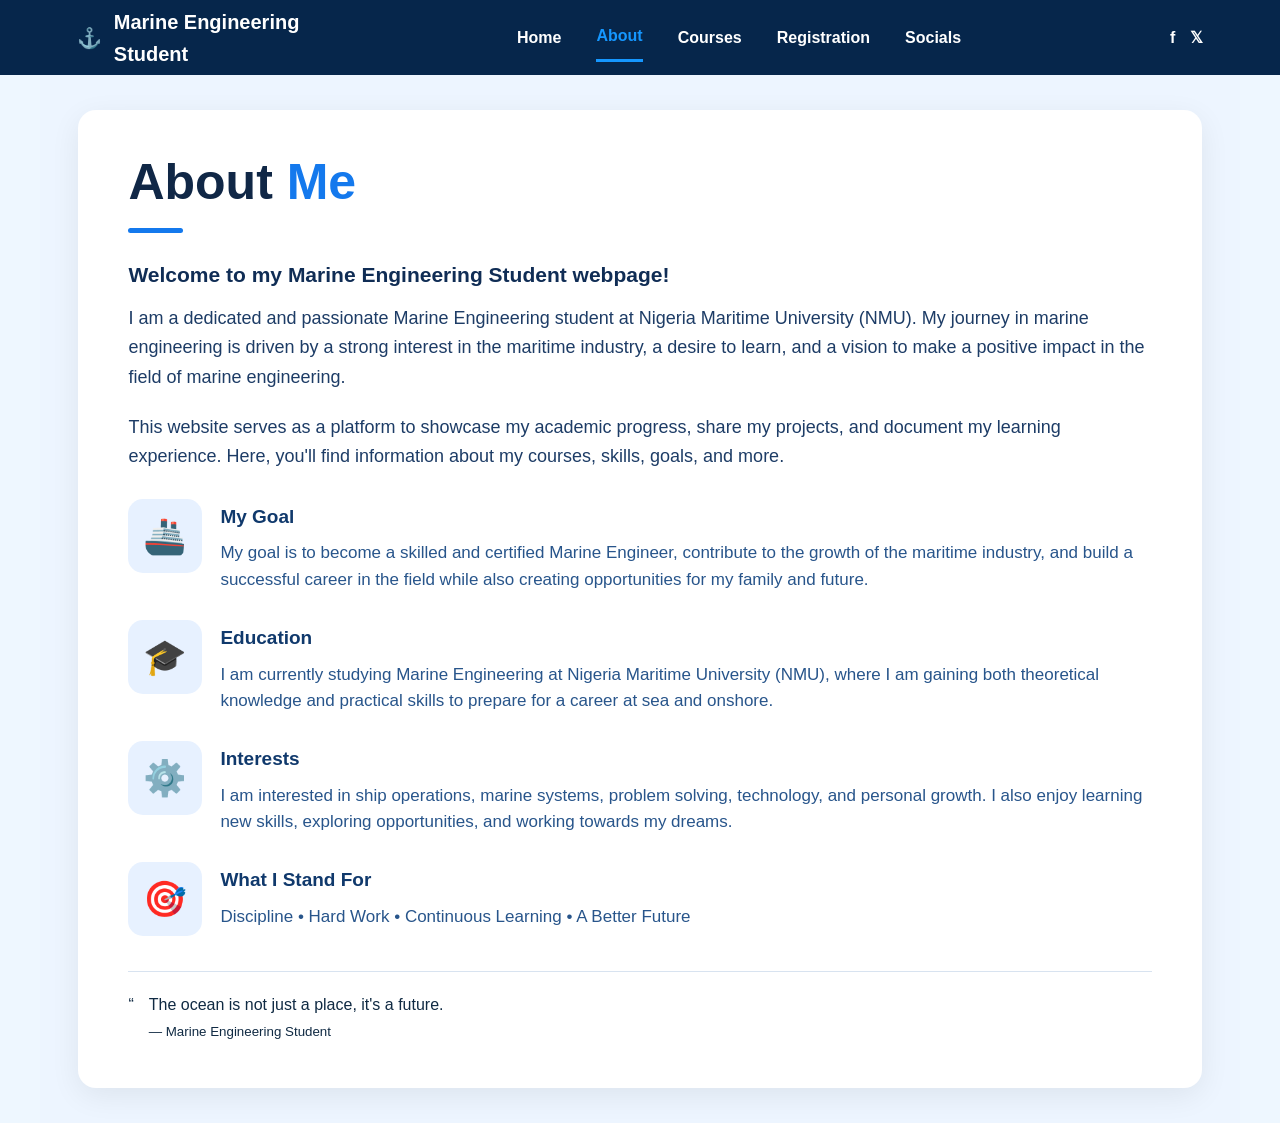
<file: About.html>
<!DOCTYPE html>
<html lang="en">
<head>
    <meta charset="UTF-8">
    <meta name="viewport" content="width=device-width, initial-scale=1.0">

    <title>About Me | Marine Engineering Student</title>

    <link rel="stylesheet" href="style.css">
</head>

<body>

    <!-- NAVIGATION -->
    <header class="about-nav">
        <div class="about-brand">
            ⚓
            <span>Marine Engineering Student</span>
        </div>

        <nav>
            <a href="index.html">Home</a>
            <a href="About.html" class="active">About</a>
            <a href="Courses.html">Courses</a>
            <a href="registration.html">Registration</a>
            <a href="Socials.html">Socials</a>

        </nav>

        <div class="about-socials">
            <a href="#">f</a>
            <a href="#">𝕏</a>
        </div>
    </header>


    <!-- ABOUT SECTION -->
    <main class="about-page">

        <section class="about-card">

            <h1>
                About <span>Me</span>
            </h1>

            <div class="about-line"></div>

            <h3>
                Welcome to my Marine Engineering Student webpage!
            </h3>

            <p>
                I am a dedicated and passionate Marine Engineering student
                at Nigeria Maritime University (NMU). My journey in marine
                engineering is driven by a strong interest in the maritime
                industry, a desire to learn, and a vision to make a positive
                impact in the field of marine engineering.
            </p>

            <p class="blue-text">
                This website serves as a platform to showcase my academic
                progress, share my projects, and document my learning
                experience. Here, you'll find information about my courses,
                skills, goals, and more.
            </p>


            <!-- GOAL -->
            <div class="about-item">

                <div class="about-icon">
                    🚢
                </div>

                <div>
                    <h3>My Goal</h3>

                    <p>
                        My goal is to become a skilled and certified Marine
                        Engineer, contribute to the growth of the maritime
                        industry, and build a successful career in the field
                        while also creating opportunities for my family and
                        future.
                    </p>
                </div>

            </div>


            <!-- EDUCATION -->
            <div class="about-item">

                <div class="about-icon">
                    🎓
                </div>

                <div>
                    <h3>Education</h3>

                    <p>
                        I am currently studying Marine Engineering at Nigeria
                        Maritime University (NMU), where I am gaining both
                        theoretical knowledge and practical skills to prepare
                        for a career at sea and onshore.
                    </p>
                </div>

            </div>


            <!-- INTERESTS -->
            <div class="about-item">

                <div class="about-icon">
                    ⚙️
                </div>

                <div>
                    <h3>Interests</h3>

                    <p>
                        I am interested in ship operations, marine systems,
                        problem solving, technology, and personal growth.
                        I also enjoy learning new skills, exploring
                        opportunities, and working towards my dreams.
                    </p>
                </div>

            </div>


            <!-- VALUES -->
            <div class="about-item">

                <div class="about-icon">
                    🎯
                </div>

                <div>
                    <h3>What I Stand For</h3>

                    <p class="values">
                        Discipline
                        <span>•</span>
                        Hard Work
                        <span>•</span>
                        Continuous Learning
                        <span>•</span>
                        A Better Future
                    </p>
                </div>

            </div>


            <!-- QUOTE -->
            <div class="about-quote">

                <div class="quote-mark">
                    “
                </div>

                <div>
                    <p>
                        The ocean is not just a place, it's a future.
                    </p>

                    <small>
                        — Marine Engineering Student
                    </small>
                </div>

            </div>

        </section>

    </main>

</body>
</html>
</file>
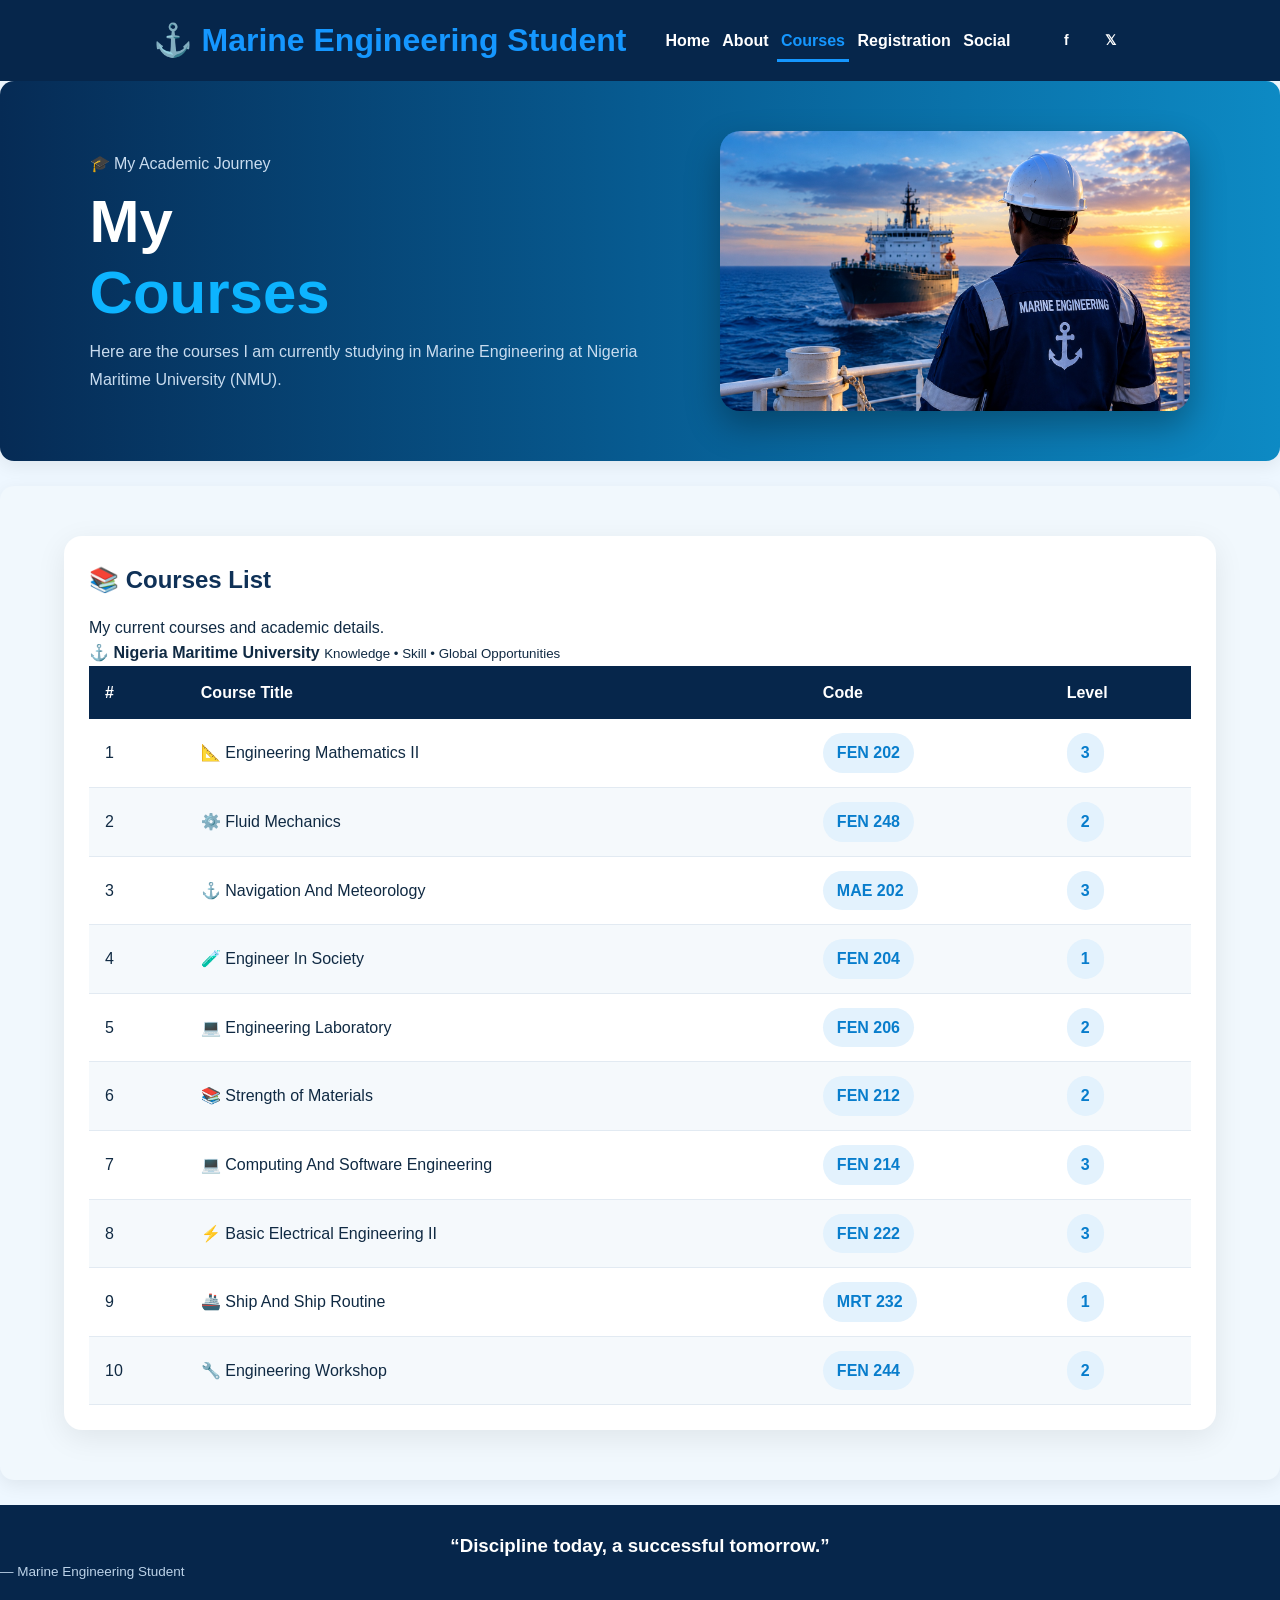
<file: Courses.html>
<!DOCTYPE html>
<html lang="en">
<head>
    <meta charset="UTF-8">
    <meta name="viewport" content="width=device-width, initial-scale=1.0">

    <title>My Courses - Marine Engineering Student</title>

    <link rel="stylesheet" href="style.css">
</head>

<body>

    <!-- Navigation -->
    <nav class="navbar">

        <div class="logo">
            ⚓ Marine Engineering Student
        </div>

        <div class="nav-links">
            <a href="index.html">Home</a>
            <a href="About.html">About</a>
            <a href="Courses.html" class="active">Courses</a>
            <a href="registration.html">Registration</a>
            <a href="Socials.html">Social</a>
        </div>

      <div class="home-social">
                <a href="https://www.Facebook.com/WisdomGodwin">f</a>
                <a href="https://x.com/wisdomgodwin695">𝕏</a>

      </div>
        

    </nav>


    <!-- Hero Section -->
    <section class="courses-hero">

        <div class="hero-content">

            <p class="small-title">🎓 My Academic Journey</p>

            <h1>My <span>Courses</span></h1>

            <p>
                Here are the courses I am currently studying
                in Marine Engineering at Nigeria Maritime University (NMU).
            </p>

        </div>

        <img src="images/Marine engineer.jpg"
             alt="Marine Engineering"
             class="course-hero-image">

    </section>


    <!-- Courses Section -->
    <section class="courses-section">

        <div class="courses-card">

            <div class="courses-heading">

                <div>
                    <h2>📚 Courses List</h2>

                    <p>
                        My current courses and academic details.
                    </p>
                </div>

                <div class="university-box">
                    ⚓
                    <strong>Nigeria Maritime University</strong>
                    <small>Knowledge • Skill • Global Opportunities</small>
                </div>

            </div>


            <!-- Courses Table -->
            <div class="table-container">

                <table>

                    <thead>
                        <tr>
                            <th>#</th>
                            <th>Course Title</th>
                            <th>Code</th>
                            <th>Level</th>
                        </tr>
                    </thead>

                    <tbody>

                        <tr>
                            <td>1</td>
                            <td>📐 Engineering Mathematics II</td>
                            <td><span>FEN 202</span></td>
                            <td><span>3</span></td>
                        </tr>

                        <tr>
                            <td>2</td>
                            <td>⚙️ Fluid Mechanics</td>
                            <td><span>FEN 248</span></td>
                            <td><span>2</span></td>
                        </tr>

                        <tr>
                            <td>3</td>
                            <td>⚓ Navigation And Meteorology</td>
                            <td><span>MAE 202</span></td>
                            <td><span>3</span></td>
                        </tr>

                        <tr>
                            <td>4</td>
                            <td>🧪 Engineer In Society</td>
                            <td><span>FEN 204</span></td>
                            <td><span>1</span></td>
                        </tr>

                        <tr>
                            <td>5</td>
                            <td>💻 Engineering Laboratory</td>
                            <td><span>FEN 206</span></td>
                            <td><span>2</span></td>
                        </tr>

                        <tr>
                            <td>6</td>
                            <td>📚 Strength of Materials</td>
                            <td><span>FEN 212</span></td>
                            <td><span>2</span></td>
                        </tr>

                        <tr>
                            <td>7</td>
                            <td>💻 Computing And Software Engineering</td>
                            <td><span>FEN 214</span></td>
                            <td><span>3</span></td>
                        </tr>

                        <tr>
                            <td>8</td>
                            <td>⚡ Basic Electrical Engineering II</td>
                            <td><span>FEN 222</span></td>
                            <td><span>3</span></td>
                        </tr>

                        <tr>
                            <td>9</td>
                            <td>🚢 Ship And Ship Routine</td>
                            <td><span>MRT 232</span></td>
                            <td><span>1</span></td>
                        </tr>

                        <tr>
                            <td>10</td>
                            <td>🔧 Engineering Workshop</td>
                            <td><span>FEN 244</span></td>
                            <td><span>2</span></td>
                        </tr>

                    </tbody>

                </table>

            </div>

        </div>

    </section>


    <!-- Footer Quote -->
    <footer class="courses-footer">

        <h3>
            “Discipline today, a successful tomorrow.”
        </h3>

        <p>
            — Marine Engineering Student
        </p>

    </footer>

</body>
</html>
</file>
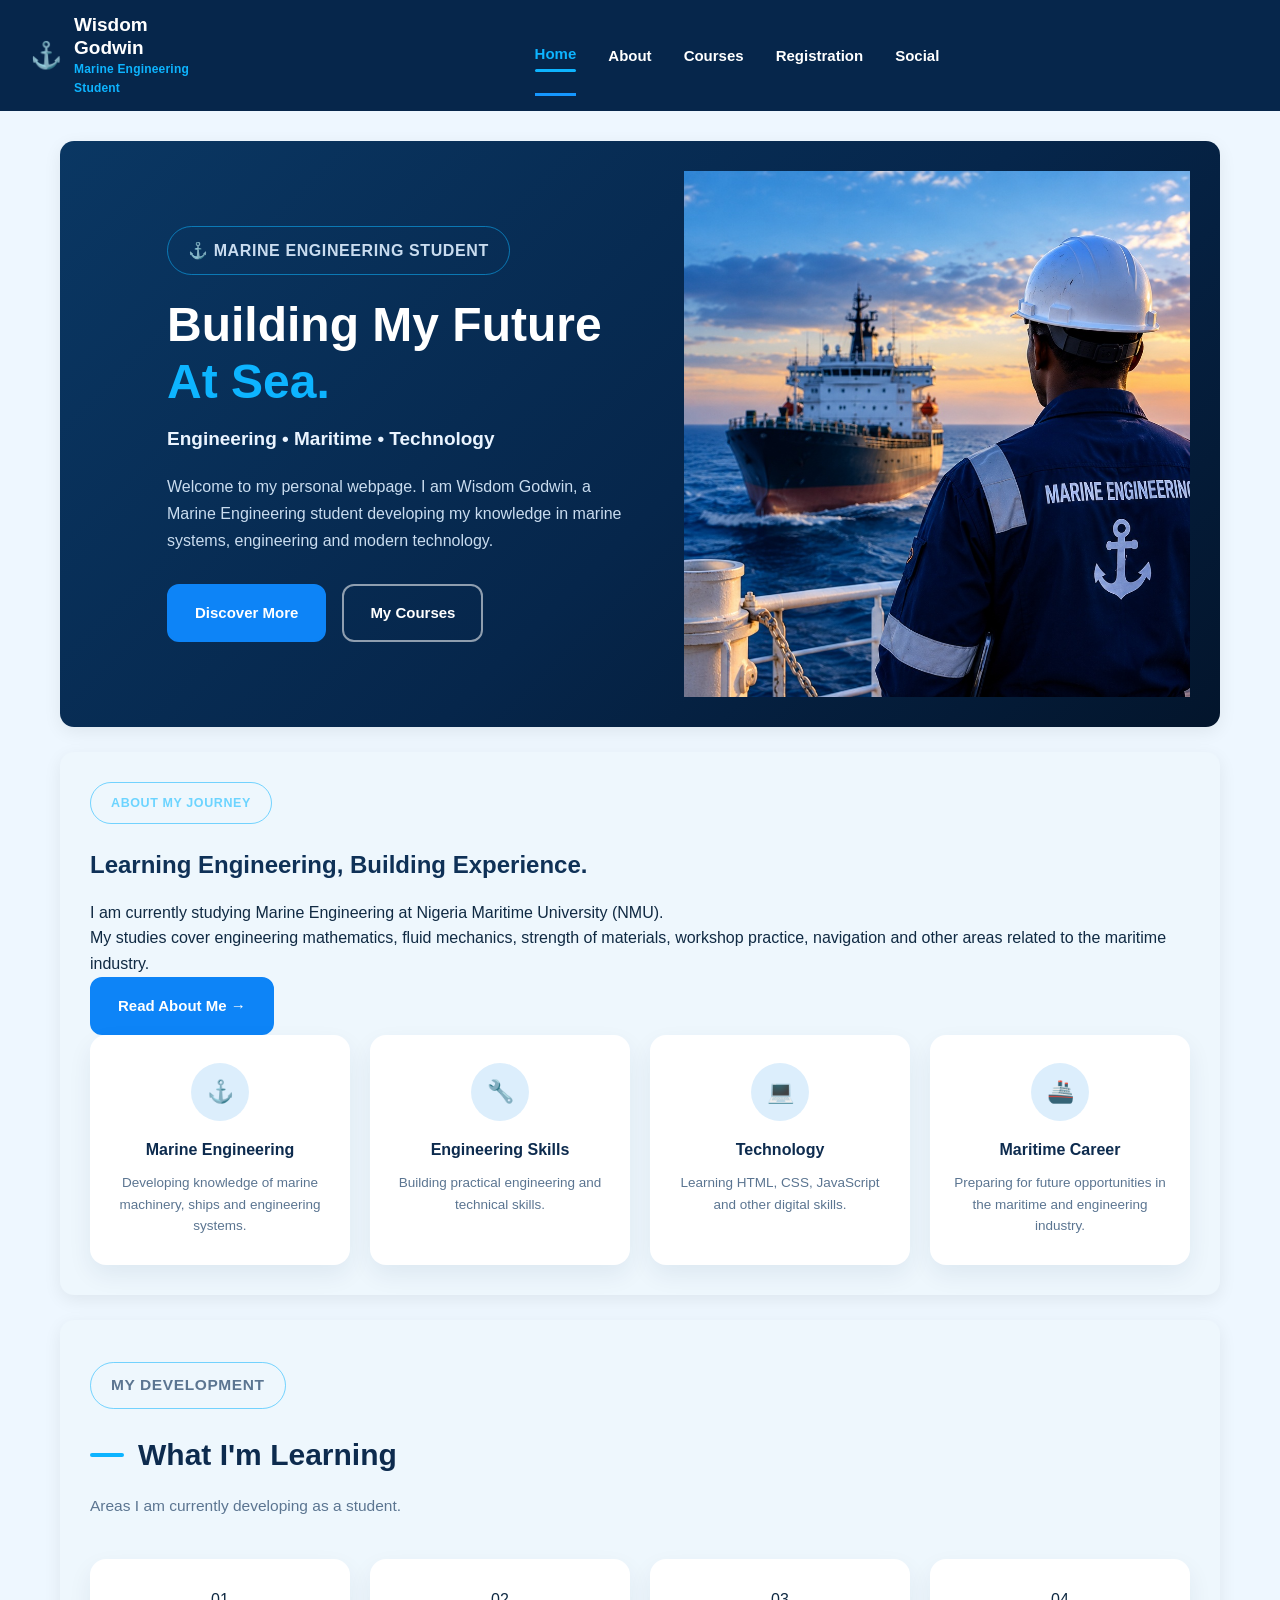
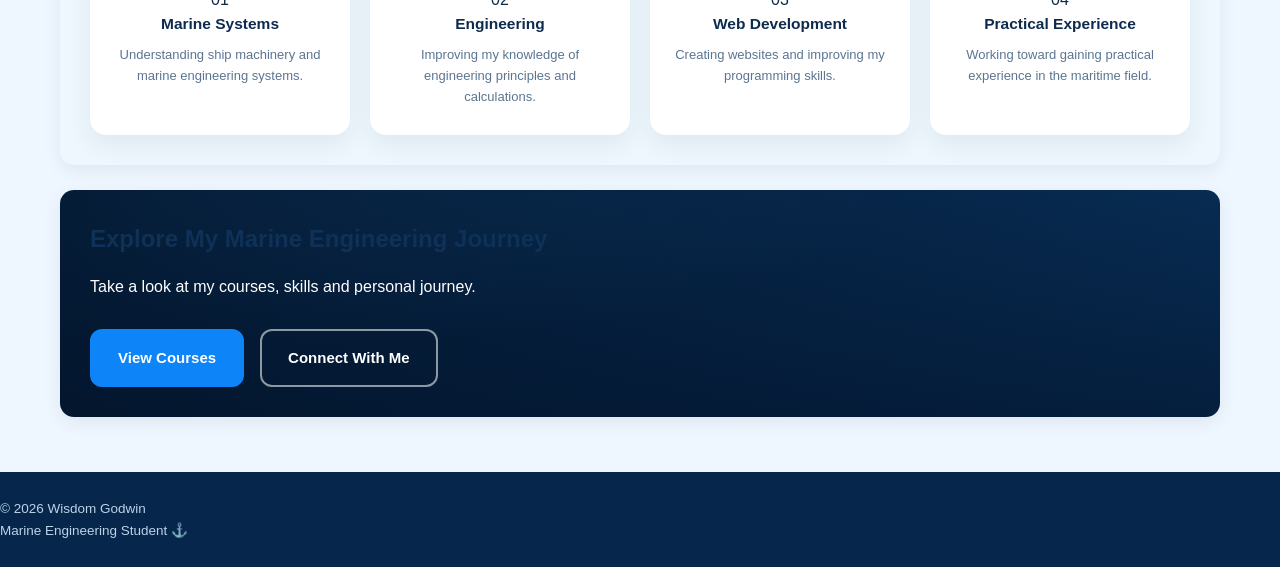
<file: MARINE ENGINEERING STUDENT WEBPAGE.html>
<!DOCTYPE html>
<html lang="en">
<head>
    <meta charset="UTF-8">
    <meta name="viewport" content="width=device-width, initial-scale=1.0">

    <title>Wisdom Godwin | Marine Engineering Student</title>

    <link rel="stylesheet" href="style.css">
</head>

<body>

    <!-- ================= HEADER ================= -->

    <header class="home-header">

        <div class="home-nav">

            <div class="home-logo">

                <span class="anchor">⚓</span>

                <div>
                    <strong>Wisdom Godwin</strong>
                    <small>Marine Engineering Student</small>
                </div>

            </div>


            <nav class="home-menu">

                <a href="index.html" class="active">Home</a>

                <a href="About.html">About</a>

                <a href="Courses.html">Courses</a>

                <a href="Registration.html">Registration</a>

                <a href="Socials.html">Social</a>

            </nav>

        </div>

    </header>


    <!-- ================= HERO ================= -->

    <main>

        <section class="home-hero">

            <div class="hero-content">

                <p class="hero-label">
                    ⚓ MARINE ENGINEERING STUDENT
                </p>

                <h1>
                    Building My Future
                    <span>At Sea.</span>
                </h1>

                <h3>
                    Engineering • Maritime • Technology
                </h3>

                <p>
                    Welcome to my personal webpage. I am Wisdom Godwin,
                    a Marine Engineering student developing my knowledge
                    in marine systems, engineering and modern technology.
                </p>

                <div class="hero-buttons">

                    <a href="About.html" class="primary-btn">
                        Discover More
                    </a>

                    <a href="Courses.html" class="secondary-btn">
                        My Courses
                    </a>

                </div>

            </div>


            <div class="hero-image">

                <img
                    src="images/Marine engineer.jpg"
                    alt="Marine Engineering Student on a ship"
                >

            </div>

        </section>


        <!-- ================= INTRODUCTION ================= -->

        <section class="home-about">

            <div>

                <p class="hero-label">
                    ABOUT MY JOURNEY
                </p>

                <h2>
                    Learning Engineering,
                    Building Experience.
                </h2>

                <p>
                    I am currently studying Marine Engineering at
                    Nigeria Maritime University (NMU).
                </p>

                <p>
                    My studies cover engineering mathematics, fluid
                    mechanics, strength of materials, workshop practice,
                    navigation and other areas related to the maritime
                    industry.
                </p>

                <a href="About.html" class="primary-btn">
                    Read About Me →
                </a>

            </div>


            <!-- ================= CARDS ================= -->

            <div class="about-cards">

                <div class="info-card">

                    <div class="card-icon">
                        ⚓
                    </div>

                    <div>

                        <h3>Marine Engineering</h3>

                        <p>
                            Developing knowledge of marine machinery,
                            ships and engineering systems.
                        </p>

                    </div>

                </div>


                <div class="info-card">

                    <div class="card-icon">
                        🔧
                    </div>

                    <div>

                        <h3>Engineering Skills</h3>

                        <p>
                            Building practical engineering and
                            technical skills.
                        </p>

                    </div>

                </div>


                <div class="info-card">

                    <div class="card-icon">
                        💻
                    </div>

                    <div>

                        <h3>Technology</h3>

                        <p>
                            Learning HTML, CSS, JavaScript and
                            other digital skills.
                        </p>

                    </div>

                </div>


                <div class="info-card">

                    <div class="card-icon">
                        🚢
                    </div>

                    <div>

                        <h3>Maritime Career</h3>

                        <p>
                            Preparing for future opportunities in
                            the maritime and engineering industry.
                        </p>

                    </div>

                </div>

            </div>

        </section>


        <!-- ================= WHAT I AM LEARNING ================= -->

        <section class="learning-section">

            <div class="section-heading">

                <p class="hero-label">
                    MY DEVELOPMENT
                </p>

                <h2>
                    What I'm Learning
                </h2>

                <p>
                    Areas I am currently developing as a student.
                </p>

            </div>


            <div class="learning-grid">

                <div class="learning-card">

                    <span>01</span>

                    <h3>Marine Systems</h3>

                    <p>
                        Understanding ship machinery and marine
                        engineering systems.
                    </p>

                </div>


                <div class="learning-card">

                    <span>02</span>

                    <h3>Engineering</h3>

                    <p>
                        Improving my knowledge of engineering
                        principles and calculations.
                    </p>

                </div>


                <div class="learning-card">

                    <span>03</span>

                    <h3>Web Development</h3>

                    <p>
                        Creating websites and improving my
                        programming skills.
                    </p>

                </div>


                <div class="learning-card">

                    <span>04</span>

                    <h3>Practical Experience</h3>

                    <p>
                        Working toward gaining practical
                        experience in the maritime field.
                    </p>

                </div>

            </div>

        </section>


        <!-- ================= CALL TO ACTION ================= -->

        <section class="cta-section">

            <h2>
                Explore My Marine Engineering Journey
            </h2>

            <p>
                Take a look at my courses, skills and personal journey.
            </p>

            <div class="hero-buttons">

                <a href="Courses.html" class="primary-btn">
                    View Courses
                </a>

                <a href="Socials.html" class="secondary-btn">
                    Connect With Me
                </a>

            </div>

        </section>

    </main>


    <!-- ================= FOOTER ================= -->

    <footer>

        <p>
            © 2026 Wisdom Godwin
        </p>

        <p>
            Marine Engineering Student ⚓
        </p>

    </footer>

</body>
</html>
</file>
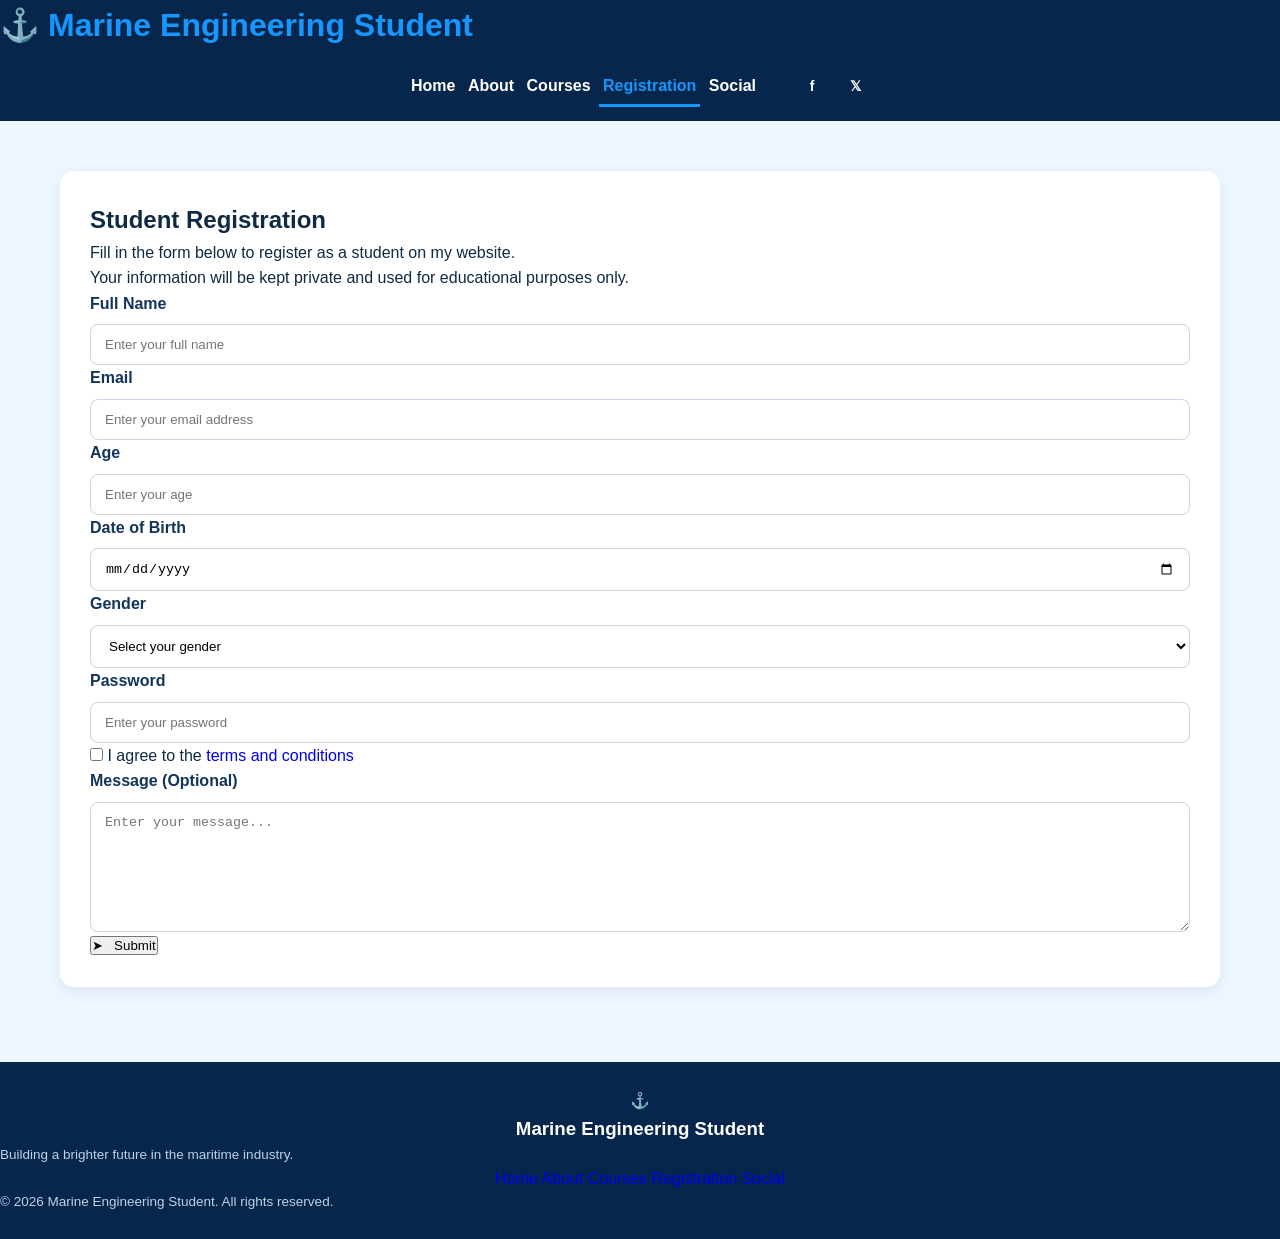
<file: registration.html>
<!DOCTYPE html>
<html lang="en">
<head>
    <meta charset="UTF-8">
    <meta name="viewport" content="width=device-width, initial-scale=1.0">
    <title>Student Registration</title>

    <!-- Connect your existing CSS file -->
    <link rel="stylesheet" href="style.css">
</head>

<body>

    <!-- Navigation -->
    <header class="navbar">
        <div class="logo">
            ⚓ <span>Marine Engineering Student</span>
        </div>

        <nav> <div>
            <a href="index.html">Home</a>
            <a href="About.html">About</a>
            <a href="Courses.html">Courses</a>
            <a href="registration.html" class="active">Registration</a>
            <a href="Socials.html">Social</a>
            </div> 
            
            <div class="home-social">
                <a href="https://www.Facebook.com/WisdomGodwin">f</a>
                <a href="https://x.com/wisdomgodwin695">𝕏</a>
            </div>
        


        </nav>
    </header>


    <!-- Registration Section -->
    <main class="registration-page">

        <section class="registration-card">

            <div class="section-line"></div>

            <h1>Student <span>Registration</span></h1>

            <p class="intro">
                Fill in the form below to register as a student on my website.
                <br>
                Your information will be kept private and used for educational purposes only.
            </p>


            <form>

                <div class="form-grid">

                    <!-- Full Name -->
                    <div class="form-group">
                        <label for="fullname">Full Name</label>
                        <input 
                            type="text" 
                            id="fullname"
                            name="fullname"
                            placeholder="Enter your full name"
                            required>
                    </div>


                    <!-- Email -->
                    <div class="form-group">
                        <label for="email">Email</label>
                        <input 
                            type="email"
                            id="email"
                            name="email"
                            placeholder="Enter your email address"
                            required>
                    </div>


                    <!-- Age -->
                    <div class="form-group">
                        <label for="age">Age</label>
                        <input 
                            type="number"
                            id="age"
                            name="age"
                            placeholder="Enter your age"
                            required>
                    </div>


                    <!-- Date of Birth -->
                    <div class="form-group">
                        <label for="dob">Date of Birth</label>
                        <input 
                            type="date"
                            id="dob"
                            name="dob"
                            required>
                    </div>


                    <!-- Gender -->
                    <div class="form-group">
                        <label for="gender">Gender</label>

                        <select id="gender" name="gender" required>
                            <option value="">Select your gender</option>
                            <option value="male">Male</option>
                            <option value="female">Female</option>
                        </select>
                    </div>


                    <!-- Password -->
                    <div class="form-group">
                        <label for="password">Password</label>

                        <input 
                            type="password"
                            id="password"
                            name="password"
                            placeholder="Enter your password"
                            required>
                    </div>

                </div>


                <!-- Terms -->
                <div class="terms">
                    <input type="checkbox" id="terms" required>

                    <label for="terms">
                        I agree to the
                        <a href="#">terms and conditions</a>
                    </label>
                </div>


                <!-- Message -->
                <div class="form-group message-group">

                    <label for="message">
                        Message <span>(Optional)</span>
                    </label>

                    <textarea
                        id="message"
                        name="message"
                        rows="5"
                        placeholder="Enter your message..."></textarea>

                </div>


                <!-- Submit -->
                <button type="submit" class="submit-btn">
                    ➤ &nbsp; Submit
                </button>

            </form>

        </section>

    </main>


    <!-- Footer -->
    <footer>

        <div class="footer-logo">
            ⚓
        </div>

        <div>
            <h3>Marine Engineering Student</h3>
            <p>Building a brighter future in the maritime industry.</p>
        </div>

        <div class="footer-links">
            <a href="index.html">Home</a>
            <a href="About.html">About</a>
            <a href="Courses.html">Courses</a>
            <a href="registration.html">Registration</a>
            <a href="Socials.html">Social</a>
        </div>

        <p class="copyright">
            © 2026 Marine Engineering Student. All rights reserved.
        </p>

    </footer>

</body>
</html>
</file>
<file: style.css>
/* CLEANED STYLE.CSS - replaces the old duplicated CSS */

*{box-sizing:border-box;margin:0;padding:0}
html,body{width:100%;overflow-x:hidden}

:root{
 --navy:#06264b;
 --navy-deep:#03152c;
 --navy-mid:#0a3763;
 --accent:#0db4ff;
 --accent-soft:#6cd4ff;
 --brand-blue:#0d84f7;
 --text-navy:#0d2b4e;
 --text-body:#2c4a6e;
 --text-muted:#5b7591;
 --bg-light:#eef7fd;
 --card-bg:#ffffff;
 --icon-bg:#dceefc;
}

body{font-family:'Poppins',Arial,Helvetica,sans-serif;background:#eef7ff;color:#102a43;line-height:1.6}
img{max-width:100%}
a{text-decoration:none}

/* MAIN HEADER / NAVIGATION */
header{width:100%;background:#06264b;color:#fff}
.logo-area{width:100%;display:flex;align-items:center;gap:12px;padding:14px 6%;background:#06264b;color:#fff}
.logo-area .logo{color:#1597ff!important;font-size:32px;font-weight:700;display:flex;align-items:center}
.logo-area > div:last-child{color:#fff!important;font-size:16px;font-weight:700;line-height:1.2;white-space:nowrap}
nav{width:100%;min-height:70px;background:#06264b;display:flex;align-items:center;justify-content:center;gap:35px;padding:15px 25px;position:sticky;top:0;z-index:1000}
nav a{color:#fff;text-decoration:none;font-weight:600;padding:10px 4px;transition:.25s}
nav a:hover{color:#1597ff}
nav a.active{color:#1597ff;border-bottom:3px solid #1597ff}

/* GENERAL */
main{width:100%;max-width:1200px;margin:auto;padding:30px 20px}
section{background:#fff;padding:30px;margin:0 auto 25px;border-radius:14px;box-shadow:0 5px 18px rgba(0,0,0,.07)}
section h2{color:#0f3157;margin:0 0 15px}
table{width:100%;border-collapse:collapse}
th{background:#06264b;color:#fff;padding:14px 16px;text-align:left}
td{padding:14px 16px;border-bottom:1px solid #e2eaf2}
tbody tr:nth-child(even){background:#f5f9fc}
tbody tr:hover{background:#e5f3ff}

/* SKILLS */
.skills{display:flex;justify-content:center;gap:20px;flex-wrap:wrap}
.skills div{background:#06264b;color:#fff;border:1px solid #0b477f;padding:20px;border-radius:10px}

/* SOCIAL PAGE */
.connect-logo{display:none!important}
.connect-section{width:100%;min-height:calc(100vh - 70px);display:flex;justify-content:center;align-items:flex-start;padding:65px 20px;background:#eef7ff}
.connect-card{width:100%;max-width:520px;padding:45px 40px;background:#fff;border-radius:22px;box-shadow:0 12px 35px rgba(0,0,0,.08)}
.connect-line{width:60px;height:6px;margin-bottom:25px;background:#1597ff;border-radius:10px}
.connect-card h2{margin:0 0 35px;color:#102746;font-size:48px;line-height:1.05;letter-spacing:-1px}
.connect-button{width:100%;min-width:0;min-height:72px;display:flex;align-items:center;padding:0 22px;margin-bottom:18px;border-radius:17px;color:#fff;font-size:19px;font-weight:bold;text-decoration:none;overflow:hidden;transition:.25s}
.connect-button:hover{transform:translateY(-3px);box-shadow:0 10px 22px rgba(0,0,0,.15)}
.facebook-button{background:#1877f2;color:#fff}
.twitter-button{background:#111827;color:#fff}
.connect-icon{width:42px;min-width:42px;height:42px;display:flex;align-items:center;justify-content:center;color:#fff;font-size:30px;font-weight:bold}
.connect-divider{width:1px;height:34px;margin:0 18px;background:rgba(255,255,255,.45);flex-shrink:0}
.connect-name{flex:1;min-width:0;color:#fff;white-space:nowrap;overflow:hidden;text-overflow:ellipsis}
.connect-arrow{flex-shrink:0;color:#fff;font-size:27px;margin-left:12px}

/* ABOUT PAGE */
.about-nav{min-height:75px;width:100%;display:flex;align-items:center;justify-content:space-between;padding:0 6%;background:#06264b;color:#fff}
.about-brand{display:flex;align-items:center;gap:12px;color:#fff;font-size:20px;font-weight:bold}
.about-nav nav{display:flex;align-items:center;gap:35px;padding:0;min-height:auto;position:static}
.about-nav nav a{color:#fff;font-size:16px;font-weight:600;padding:10px 0}
.about-nav nav a:hover,.about-nav nav a.active{color:#1597ff}
.about-socials{display:flex;gap:15px}
.about-socials a{color:#fff;font-weight:bold}
.about-page{min-height:calc(100vh - 75px);padding:35px 3%;background:#edf5ff}
.about-card{width:100%;max-width:1200px;margin:auto;padding:45px 50px;background:#fff;border-radius:18px;box-shadow:0 8px 30px rgba(0,0,0,.07)}
.about-card h1{margin:0;color:#102746;font-size:50px;line-height:1.1}
.about-card h1 span{color:#1479ed}
.about-line{width:55px;height:5px;margin:18px 0 25px;background:#1479ed;border-radius:10px}
.about-card>h3{margin-bottom:12px;color:#102d55;font-size:21px}
.about-card>p{max-width:1100px;margin-bottom:20px;color:#1d3c66;font-size:18px;line-height:1.65}
.about-item{display:flex;align-items:flex-start;gap:18px;margin-top:27px;max-width:1150px}
.about-icon{min-width:74px;height:74px;display:flex;align-items:center;justify-content:center;background:#e7f1ff;border-radius:15px;font-size:35px}
.about-item h3{margin:3px 0 8px;color:#10396c;font-size:19px}
.about-item p{margin:0;color:#28558b;font-size:17px;line-height:1.55}
.about-quote{display:flex;align-items:flex-start;gap:15px;margin-top:35px;padding-top:20px;border-top:1px solid #d8e3f0}

/* HOME PAGE */
.home-main{width:100%;max-width:none;margin:0;padding:0}

/* -- header -- */
.home-header{width:100%;background:var(--navy);position:relative;z-index:10}
.home-nav{width:100%;max-width:1280px;min-height:76px;margin:auto;padding:0 30px;display:flex;align-items:center;justify-content:space-between;gap:20px;background:transparent}
.home-logo{display:flex;align-items:center;gap:12px;color:#fff;font-size:20px;font-weight:bold}
.home-logo strong{display:block;font-size:19px;font-weight:700;color:#fff;line-height:1.25}
.home-logo small{display:block;font-size:12px;font-weight:600;color:var(--accent);letter-spacing:.2px}
.anchor{font-size:26px;display:flex}
.home-menu{display:flex;align-items:center;gap:32px}
.home-menu a{color:#fff;font-weight:600;font-size:15px;padding:27px 0;position:relative}
.home-menu a:hover,.home-menu a.active{color:var(--accent)}
.home-menu a.active:after{content:"";position:absolute;left:0;right:0;bottom:21px;height:3px;background:var(--accent);border-radius:10px}
.home-social{display:flex;align-items:center;gap:10px}
.home-social a{width:34px;height:34px;border-radius:50%;display:flex;align-items:center;justify-content:center;color:#fff;font-size:14px}
.home-social .social-fb{background:#1877f2}
.home-social .social-x{background:#0b1220}

/* -- hero -- */
.home-hero{min-height:540px;display:flex;overflow:hidden;background:linear-gradient(135deg,var(--navy-mid) 0%,var(--navy) 55%,var(--navy-deep) 100%)}
.hero-content{width:54%;max-width:700px;padding:55px 40px 55px 7%;color:#fff;position:relative;z-index:2;display:flex;flex-direction:column;justify-content:center}
.hero-label{display:inline-flex;align-items:center;gap:9px;align-self:flex-start;border:1.5px solid rgba(13,180,255,.55);color:var(--accent-soft);font-size:12.5px;font-weight:700;letter-spacing:.6px;padding:10px 20px;border-radius:30px;margin-bottom:22px}
.hero-content h1{font-size:48px;line-height:1.18;margin:0 0 14px;color:#fff;font-weight:700}
.hero-content h1 span{display:block;color:var(--accent);font-weight:800}
.hero-content h3{font-size:19px;font-weight:600;margin-bottom:18px;color:#eaf4ff}
.hero-content p{max-width:560px;font-size:16px;line-height:1.7;color:#c9dcef}
.hero-buttons{display:flex;gap:16px;margin-top:30px;flex-wrap:wrap}
.primary-btn,.secondary-btn{display:inline-flex;align-items:center;gap:10px;padding:15px 26px;border-radius:12px;font-weight:600;font-size:15px;transition:.25s}
.primary-btn{background:var(--brand-blue);color:#fff;border:2px solid var(--brand-blue)}
.primary-btn:hover{background:#0a6fd6;transform:translateY(-2px)}
.secondary-btn{border:2px solid rgba(255,255,255,.55);color:#fff}
.secondary-btn:hover{background:rgba(255,255,255,.1);transform:translateY(-2px)}
.hero-image{width:46%;position:relative;overflow:hidden}
.hero-image img{width:100%;height:100%;object-fit:cover;display:block}

/* -- shared section heading patterns -- */
.section-heading h2{display:flex;align-items:center;gap:14px;color:var(--text-navy);font-size:30px;font-weight:700}
.section-heading h2:before{content:"";width:34px;height:4px;background:var(--accent);border-radius:10px;flex-shrink:0}
.section-heading p{color:var(--text-muted);margin-top:12px;font-size:15.5px;max-width:480px}
.kicker{display:flex;align-items:center;gap:10px;color:var(--accent);font-size:12.5px;font-weight:700;letter-spacing:1px;text-transform:uppercase;margin-bottom:10px}
.kicker:before{content:"";width:26px;height:3px;background:var(--accent);border-radius:10px}

/* -- about me -- */
.home-about{width:100%;background:var(--bg-light)}
.about-inner{width:100%;max-width:1280px;margin:auto;padding:80px 30px;display:grid;grid-template-columns:320px 1fr;gap:50px;align-items:start}
.about-text p{color:var(--text-body);font-size:15.5px;line-height:1.7;margin:16px 0 26px;max-width:340px}
.about-cards{display:grid;grid-template-columns:repeat(4,1fr);gap:20px}
.info-card{background:var(--card-bg);border-radius:16px;padding:28px 20px;text-align:center;box-shadow:0 10px 25px rgba(9,45,89,.07);transition:.25s}
.info-card:hover{transform:translateY(-4px);box-shadow:0 16px 32px rgba(9,45,89,.12)}
.info-card h3{color:var(--text-navy);font-size:16px;font-weight:700;margin-bottom:10px}
.info-card p{color:var(--text-muted);font-size:13.5px;line-height:1.6;max-width:none;margin:0}
.card-icon{width:58px;height:58px;margin:0 auto 16px;border-radius:50%;background:var(--icon-bg);display:flex;align-items:center;justify-content:center;font-size:22px;color:var(--brand-blue)}

/* -- key courses -- */
.home-courses{width:100%;background:linear-gradient(160deg,var(--navy-mid) 0%,var(--navy) 45%,var(--navy-deep) 100%)}
.courses-inner{width:100%;max-width:1280px;margin:auto;padding:80px 30px;display:grid;grid-template-columns:300px 1fr 280px;gap:45px;align-items:center}
.courses-text p.desc{color:#c9dcef;font-size:15px;line-height:1.7;margin:16px 0 26px;max-width:none}
.courses-text h2{color:#fff;font-size:32px;font-weight:700}
.outline-btn{display:inline-flex;align-items:center;gap:10px;padding:13px 24px;border:2px solid var(--accent);color:#fff;border-radius:12px;font-weight:600;font-size:14.5px}
.outline-btn:hover{background:rgba(13,180,255,.12)}
.courses-list{display:grid;grid-template-columns:1fr 1fr;gap:0 40px}
.course-col{list-style:none}
.course-col li{display:flex;align-items:flex-start;gap:14px;padding:16px 0;border-bottom:1px solid rgba(255,255,255,.1)}
.course-col li:last-child{border-bottom:none}
.course-num{width:32px;height:32px;min-width:32px;border-radius:9px;background:var(--brand-blue);color:#fff;display:flex;align-items:center;justify-content:center;font-size:13px;font-weight:700}
.course-col li strong{display:block;color:#fff;font-size:14.5px;font-weight:600;margin-bottom:3px}
.course-col li small{color:#8fb3d9;font-size:12.5px}
.courses-image{border-radius:18px;overflow:hidden;height:230px}
.courses-image img{width:100%;height:100%;object-fit:cover;display:block}

/* -- what i'm learning -- */
.learning-section{width:100%;background:var(--bg-light)}
.learning-inner{width:100%;max-width:1280px;margin:auto;padding:80px 30px}
.learning-inner .section-heading{max-width:480px}
.learning-inner>.primary-btn{margin-top:22px;display:inline-flex}
.learning-grid{display:grid;grid-template-columns:repeat(4,1fr);gap:20px;margin-top:40px}
.learning-card{background:var(--card-bg);border-radius:16px;padding:28px 20px;text-align:center;box-shadow:0 10px 25px rgba(9,45,89,.07);transition:.25s}
.learning-card:hover{transform:translateY(-4px);box-shadow:0 16px 32px rgba(9,45,89,.12)}
.learning-card .card-icon{background:var(--icon-bg);color:var(--brand-blue)}
.learning-card h3{color:var(--text-navy);font-size:15.5px;font-weight:700;margin-bottom:8px}
.learning-card p{color:var(--text-muted);font-size:13px;line-height:1.6;max-width:none;margin:0}

/* -- explore my journey cta -- */
.cta-section{
 width:100%;
 color:#fff;
 background:
   linear-gradient(120deg,rgba(3,21,44,.88),rgba(6,38,75,.55)),
   radial-gradient(1100px 260px at 15% 0%,rgba(30,110,170,.55),transparent 60%),
   linear-gradient(180deg,var(--navy-mid),var(--navy-deep));
}
.cta-inner{width:100%;max-width:1280px;margin:auto;padding:46px 30px;display:flex;align-items:center;justify-content:space-between;gap:30px;flex-wrap:wrap}
.cta-left{display:flex;align-items:center;gap:20px}
.cta-icon{width:56px;height:56px;min-width:56px;border-radius:50%;border:2px solid rgba(255,255,255,.6);display:flex;align-items:center;justify-content:center;font-size:22px}
.cta-left h2{font-size:22px;font-weight:700;margin-bottom:4px}
.cta-left p{color:#d6e6f7;font-size:14px}

/* COURSES */
.courses-hero{min-height:330px;display:flex;align-items:center;justify-content:space-between;padding:50px 7%;color:#fff;background:linear-gradient(90deg,#062b55,#075b91,#0d8ac4);overflow:hidden}
.courses-hero .hero-content{width:auto;max-width:600px;padding:0}
.courses-hero h1{font-size:60px;margin:10px 0}
.course-hero-image{width:470px;height:280px;object-fit:cover;border-radius:20px;box-shadow:0 15px 35px rgba(0,0,0,.3)}
.courses-section{background:#f1f8fd;padding:50px 5%}
.courses-card{max-width:1200px;margin:auto;background:#fff;padding:25px;border-radius:18px;box-shadow:0 8px 30px rgba(0,0,0,.08)}
.courses-card .table-container{width:100%;overflow-x:auto}
.courses-card table{min-width:700px}
.courses-card td span{display:inline-block;background:#e3f2fd;color:#087dcc;padding:7px 14px;border-radius:20px;font-weight:bold}

/* REGISTRATION */
.registration-page{min-height:100vh;padding:50px 20px;background:#eef7ff}
.registration-container{width:100%;max-width:900px;margin:auto;padding:40px;background:#fff;border-radius:16px;box-shadow:0 8px 25px rgba(0,0,0,.08)}
.registration-form{display:grid;grid-template-columns:1fr 1fr;gap:22px 30px}
.form-group{display:flex;flex-direction:column}
.form-group label{margin-bottom:8px;font-weight:600;color:#12355b}
.form-group input,.form-group select,.form-group textarea{width:100%;padding:12px 14px;border:1px solid #cbd5e1;border-radius:8px;background:#fff}
.form-group textarea{min-height:130px;resize:vertical}
.message-group,.terms-group,.submit-group{grid-column:1/-1}
.terms-group{display:flex;align-items:center;gap:8px}
.terms-group input{width:auto}
.submit-group{text-align:center}
.submit-button{padding:12px 35px;border:0;border-radius:8px;background:#1976d2;color:#fff;font-weight:600}

/* FOOTER */
footer{background:var(--navy);color:#fff;text-align:center;padding:26px 0;margin-top:0}
.footer-inner{max-width:1280px;margin:auto;padding:0 30px;display:flex;align-items:center;justify-content:space-between;flex-wrap:wrap;gap:10px}
footer p{color:#bcd2e8;font-size:13.5px;display:flex;align-items:center;gap:8px}

/* MOBILE */
@media(max-width:900px){
 nav{gap:20px;flex-wrap:wrap}
 .home-nav{flex-wrap:wrap;padding:16px 20px;gap:14px;justify-content:center}
 .home-logo{width:100%;justify-content:center}
 .home-menu{order:3;width:100%;gap:18px;flex-wrap:wrap;justify-content:center}
 .home-menu a{padding:10px 0}
 .home-menu a.active:after{bottom:0}
 .home-hero{flex-direction:column}
 .hero-content{width:100%;max-width:none;padding:45px 25px}
 .hero-image{width:100%;height:350px}
 .about-inner{grid-template-columns:1fr;padding:60px 25px}
 .about-text p{max-width:none}
 .about-cards{grid-template-columns:repeat(2,1fr)}
 .courses-inner{grid-template-columns:1fr;padding:60px 25px;gap:35px}
 .courses-text p.desc{max-width:none}
 .courses-image{height:220px}
 .learning-inner{padding:60px 25px}
 .learning-grid{grid-template-columns:repeat(2,1fr)}
 .cta-inner{flex-direction:column;align-items:flex-start;text-align:left}
 .about-nav{padding:15px 5%;flex-wrap:wrap;gap:15px}
 .about-nav nav{width:100%;justify-content:center;gap:20px}
 .about-socials{display:none}
 .about-card{padding:30px 25px}
 .about-card h1{font-size:40px}
 .courses-hero{flex-direction:column;text-align:center;padding:40px 20px}
 .courses-hero .hero-content{width:100%}
 .courses-hero h1{font-size:42px}
 .course-hero-image{width:100%;max-width:500px;margin-top:25px}
 .registration-form{grid-template-columns:1fr}
 .message-group,.terms-group,.submit-group{grid-column:auto}
}

@media(max-width:600px){
 nav{gap:12px;padding:12px 10px}
 nav a{font-size:14px}
 .connect-section{padding:40px 15px}
 .connect-card{padding:32px 20px}
 .connect-card h2{font-size:40px}
 .connect-button{min-height:65px;padding:0 15px;font-size:16px}
 .connect-icon{width:38px;min-width:38px;font-size:27px}
 .connect-divider{margin:0 10px}
 .connect-arrow{font-size:23px;margin-left:8px}
 .about-card h1{font-size:35px}
 .about-item{gap:12px}
 .about-icon{min-width:55px;height:55px;font-size:25px}
 .about-card>p,.about-item p{font-size:16px}
 .hero-content h1{font-size:36px}
 .hero-buttons{flex-direction:column;align-items:stretch}
 .primary-btn,.secondary-btn{justify-content:center;text-align:center}
 .about-cards{grid-template-columns:1fr}
 .courses-list{grid-template-columns:1fr}
 .learning-grid{grid-template-columns:1fr}
 .section-heading h2{font-size:25px}
 .courses-text h2{font-size:27px}
 .cta-left{flex-direction:column;text-align:center}
 .footer-inner{flex-direction:column;text-align:center}
 .courses-section{padding:30px 15px}
 .courses-card{padding:18px}
 .registration-container{padding:25px 20px}
}
.logo {
    color:#1597ff !important;
    font-size:32px;
    font-weight:700;
    display:flex;
    align-items:center;
    gap:8px;
    white-space:nowrap;
}

header::before, header::after {display: none !important;}
</file>
